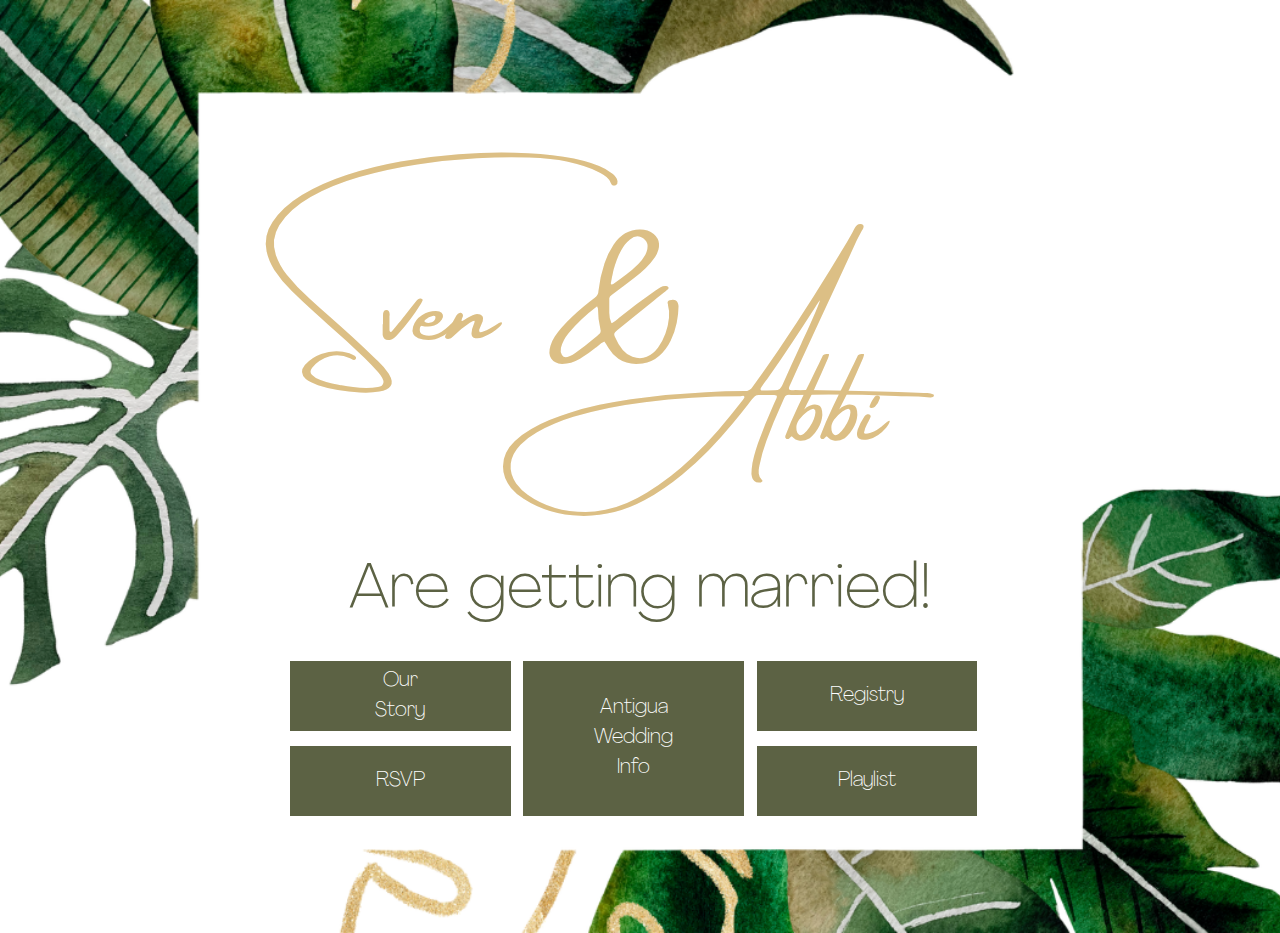
<file: index.html>
<!DOCTYPE html>
<html>
  <head>
    <meta charset="UTF-8" />
    <meta name="viewport" content="width=device-width, initial-scale=1.0">

    <link rel='stylesheet' href='css/global.css' type='text/css' media='all' />
    <link rel='stylesheet' href='css/home.css' type='text/css' media='all' />

    <title>Home | Abbi & Sven Are Getting Married!</title>
  </head>
  <body>
    <div class='page'>
      <div class='contents'>
        <div class='home_title'>
          <h1 class='sven'>Sven &</h1>
          <h1 class='abbi'>Abbi</h1>
        </div>
        <h2>Are getting married!</h2>
        <div class='menu'>
          <a class='item' href='/story.html'>Our Story</a>
          <a class='item' href='/rsvp.html'>RSVP</a>
          <a class='item tall' href='/wedding'>Antigua Wedding Info</a>
          <a class='item' href='/registry.html'>Registry</a>
          <a class='item' href='/playlist.html'>Playlist</a>
        </div>
      </div>
    </div>
  </body>
</html>
</file>
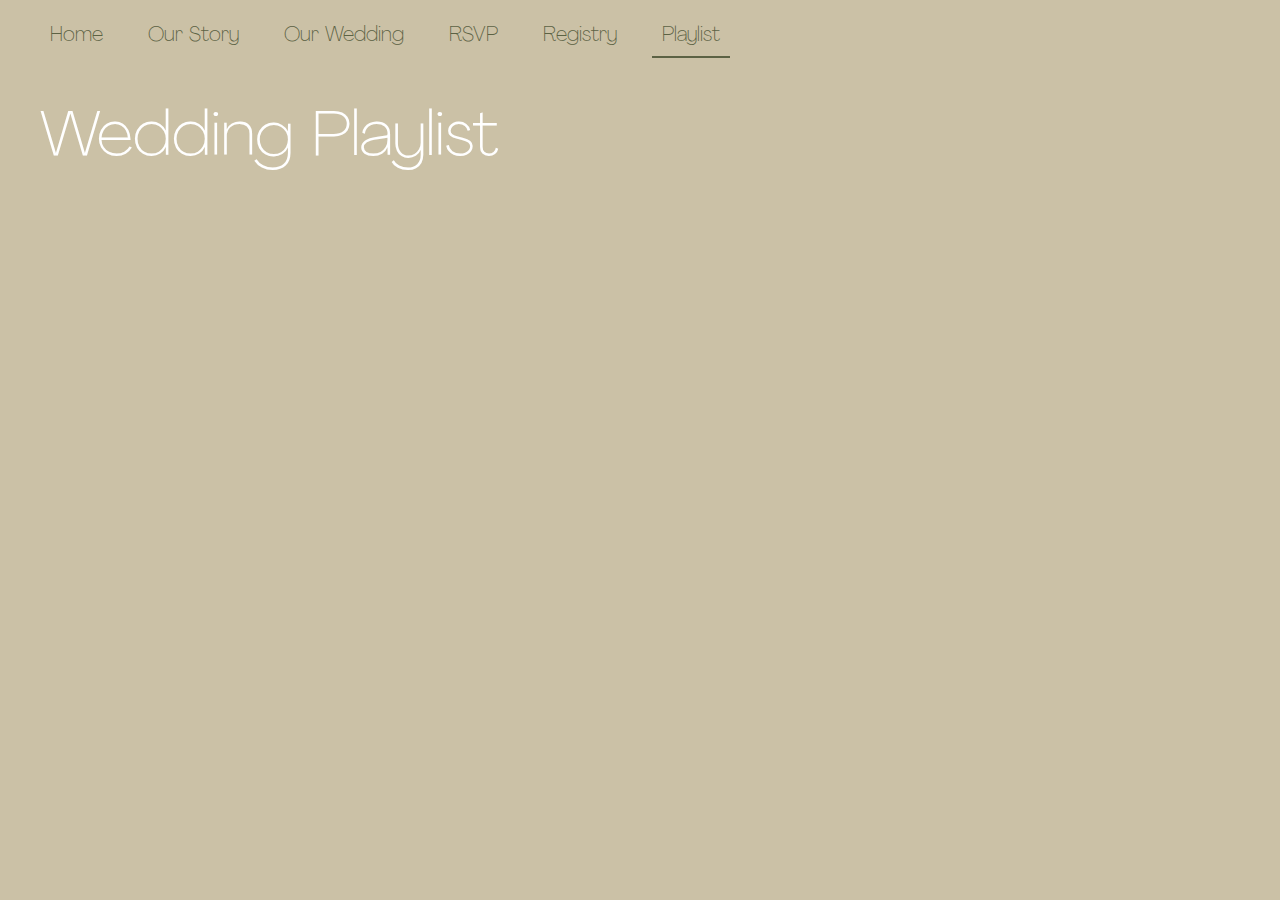
<file: playlist.html>
<!DOCTYPE html>
<html>
  <head>
    <meta charset="UTF-8" />
    <meta name="viewport" content="width=device-width, initial-scale=1.0">

    <link rel='stylesheet' href='css/global.css' type='text/css' media='all' />
    <link rel='stylesheet' href='css/playlist.css' type='text/css' media='all' />

    <title>Wedding Playlist | Abbi & Sven Are Getting Married!</title>
  </head>
  <body>
    <div class='page'>
      <div id='main_menu' class='main_menu'>
        <a class='close'>
          <span onclick="closeMenu()">x</span>
        </a>
        <a href='/index.html'>Home</a>
        <a href='/story.html'>Our Story</a>
        <a href='/wedding'>Our Wedding</a>
        <a href='/rsvp.html'>RSVP</a>
        <a href='/registry.html'>Registry</a>
        <a class='active' href='/playlist.html'>Playlist</a>
      </div>
      <div id='mobile_menu'>
        <img onclick="openMenu()" src='/media/hamburger.png' />
      </div>
      <div class='contents'>
        <h1 class='title'>Wedding Playlist</h1>
        <div class='playlist'>
          <iframe style="border-radius:12px" src="https://open.spotify.com/embed/playlist/5v8S47LO3ObPL2YAVXw2nF?utm_source=generator&theme=0" width="100%" height="600" frameBorder="0" allowfullscreen="" allow="autoplay; clipboard-write; encrypted-media; fullscreen; picture-in-picture" loading="lazy"></iframe>
        </div>
      </div>
    </div>
    <script type='text/javascript' src='js/actions.js'></script>
  </body>
</html>
</file>
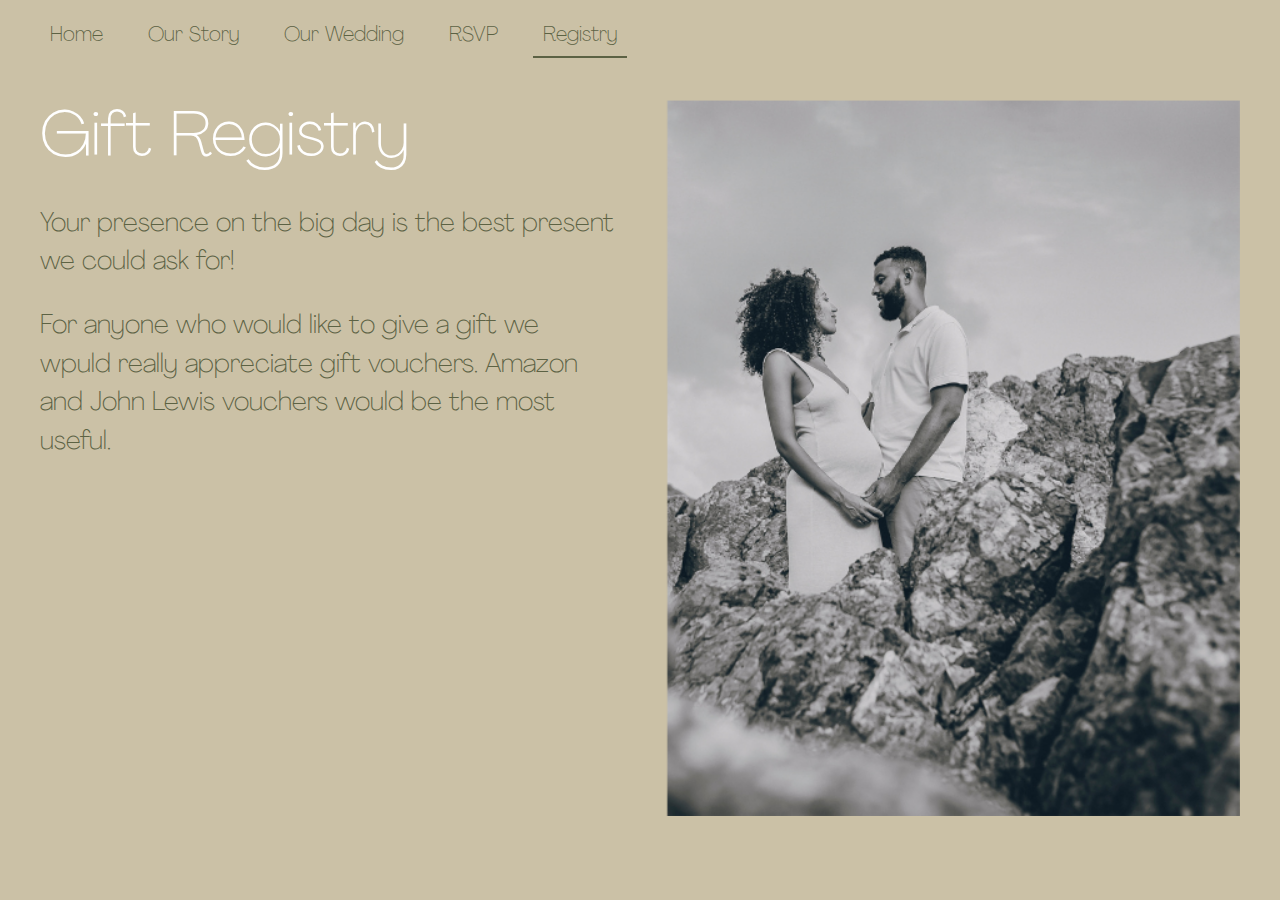
<file: registry.html>
<!DOCTYPE html>
<html>
  <head>
    <meta charset="UTF-8" />
    <meta name="viewport" content="width=device-width, initial-scale=1.0">

    <link rel='stylesheet' href='css/global.css' type='text/css' media='all' />
    <link rel='stylesheet' href='css/registry.css' type='text/css' media='all' />

    <title>Gift Registry | Abbi & Sven Are Getting Married!</title>
  </head>
  <body>
    <div class='page'>
      <div id='main_menu' class='main_menu'>
        <a class='close'>
          <span onclick="closeMenu()">x</span>
        </a>
        <a href='/index.html'>Home</a>
        <a href='/story.html'>Our Story</a>
        <a href='/wedding'>Our Wedding</a>
        <a href='/rsvp.html'>RSVP</a>
        <a class='active' href='/registry.html'>Registry</a>
      </div>
      <div id='mobile_menu'>
        <img onclick="openMenu()" src='/media/hamburger.png' />
      </div>
      <div class='contents'>
        <div class='column'>
          <h1 class='title'>Gift Registry</h1>
          <div class='text'>
            <p>
              Your presence on the big day is the best present we could ask for!
            </p>
            <p>
              For anyone who would like to give a gift we wpuld really appreciate gift vouchers.
	      Amazon and John Lewis vouchers would be the most useful.
            </p>
          </div>
        </div>
        <div class='column'>
          <img src='media/registry.png' alt='registry' />
        </div>
      </div>
    </div>
    <script type='text/javascript' src='js/actions.js'></script>
  </body>
</html>
</file>
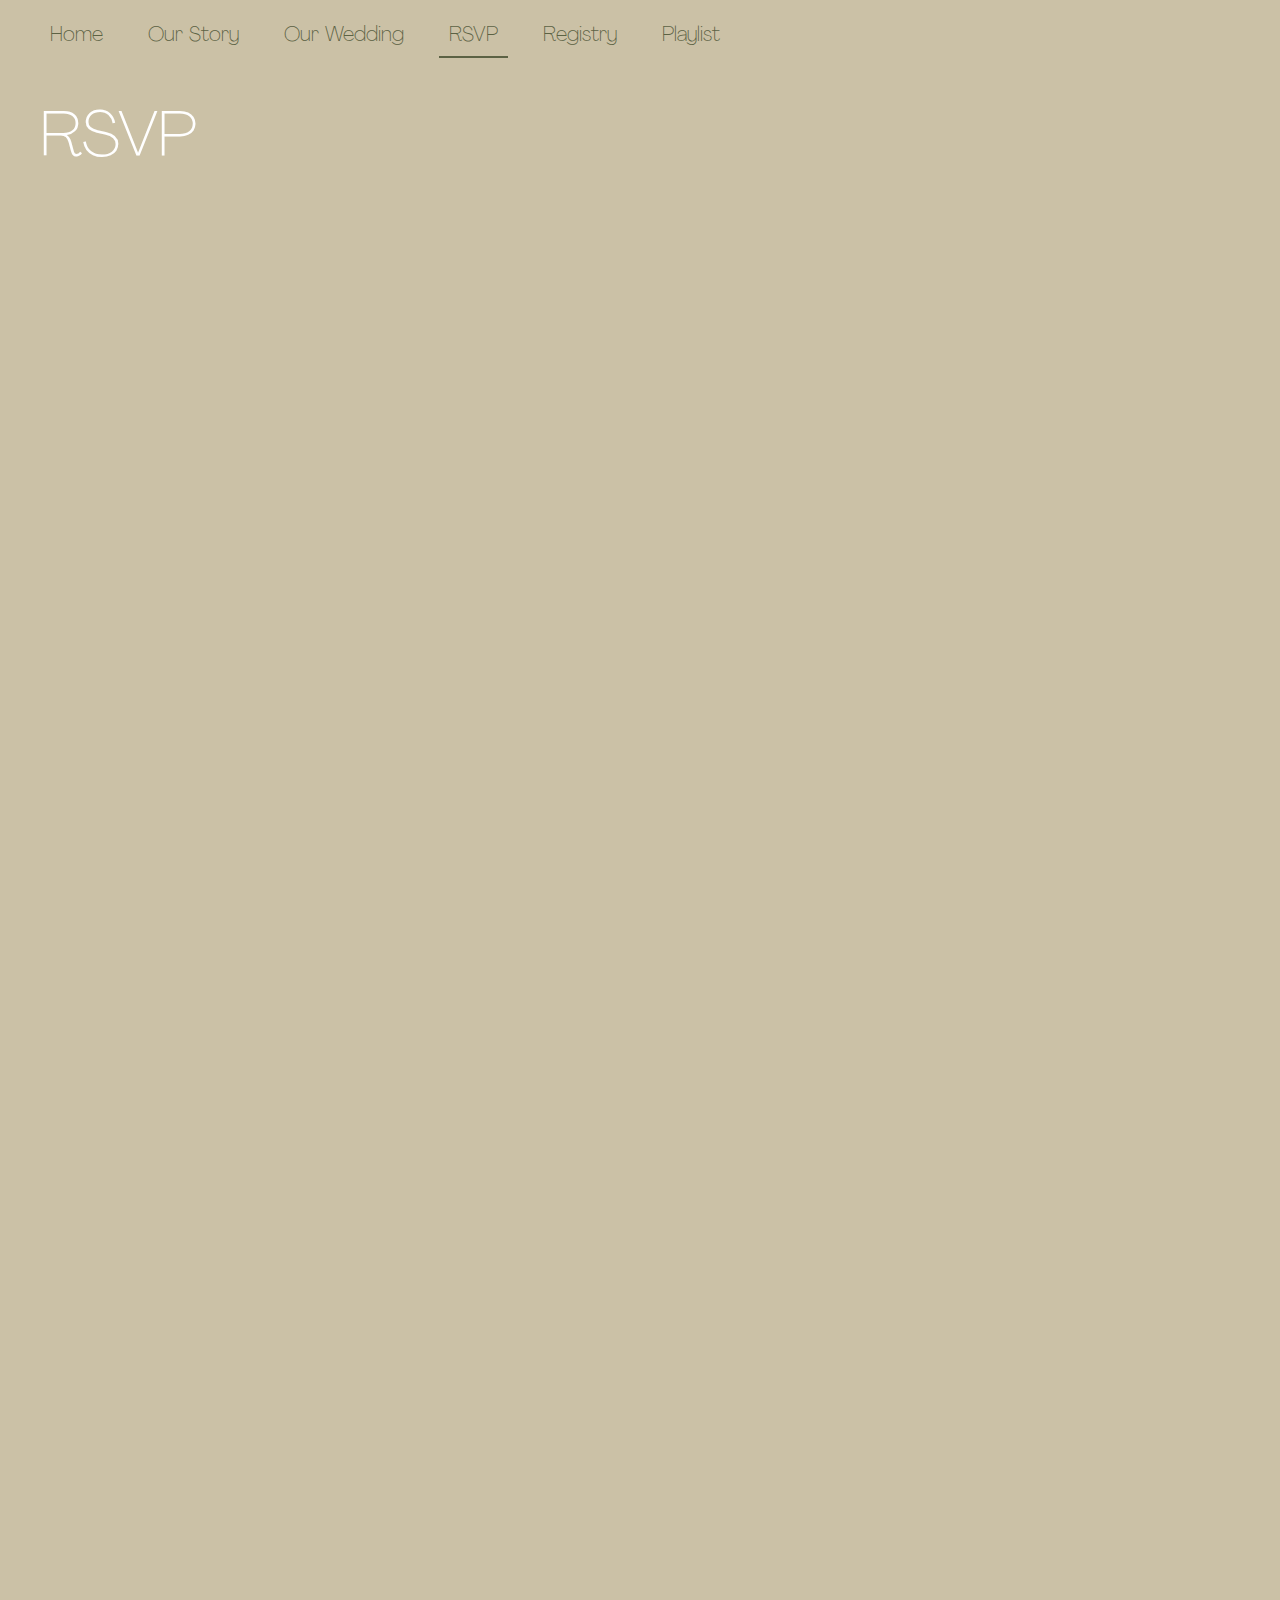
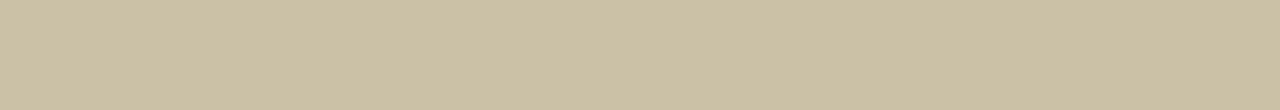
<file: rsvp.html>
<!DOCTYPE html>
<html>
  <head>
    <meta charset="UTF-8" />
    <meta name="viewport" content="width=device-width, initial-scale=1.0">

    <link rel='stylesheet' href='css/global.css' type='text/css' media='all' />
    <link rel='stylesheet' href='css/rsvp.css' type='text/css' media='all' />

    <title>RSVP | Abbi & Sven Are Getting Married!</title>
  </head>
  <body>
    <div class='page'>
      <div id='main_menu' class='main_menu'>
        <a class='close'>
          <span onclick="closeMenu()">x</span>
        </a>
        <a href='/index.html'>Home</a>
        <a href='/story.html'>Our Story</a>
        <a href='/wedding'>Our Wedding</a>
        <a class='active' href='/rsvp.html'>RSVP</a>
        <a href='/registry.html'>Registry</a>
        <a href='/playlist.html'>Playlist</a>
      </div>
      <div id='mobile_menu'>
        <img onclick="openMenu()" src='/media/hamburger.png' />
      </div>
      <div class='contents'>
        <h1 class='title'>RSVP</h1>
        <div class='form'>
          <iframe src="https://docs.google.com/forms/d/e/1FAIpQLSeAOyCla3r5uMNToJqRxM-C_9kxGBequgQiSRVjE0NDKzOEmQ/viewform?embedded=true"
            width="640" height="1500" frameborder="0" marginheight="0" marginwidth="0">Loading…</iframe>
        </div>
      </div>
    </div>
    <script type='text/javascript' src='js/actions.js'></script>
  </body>
</html>
</file>
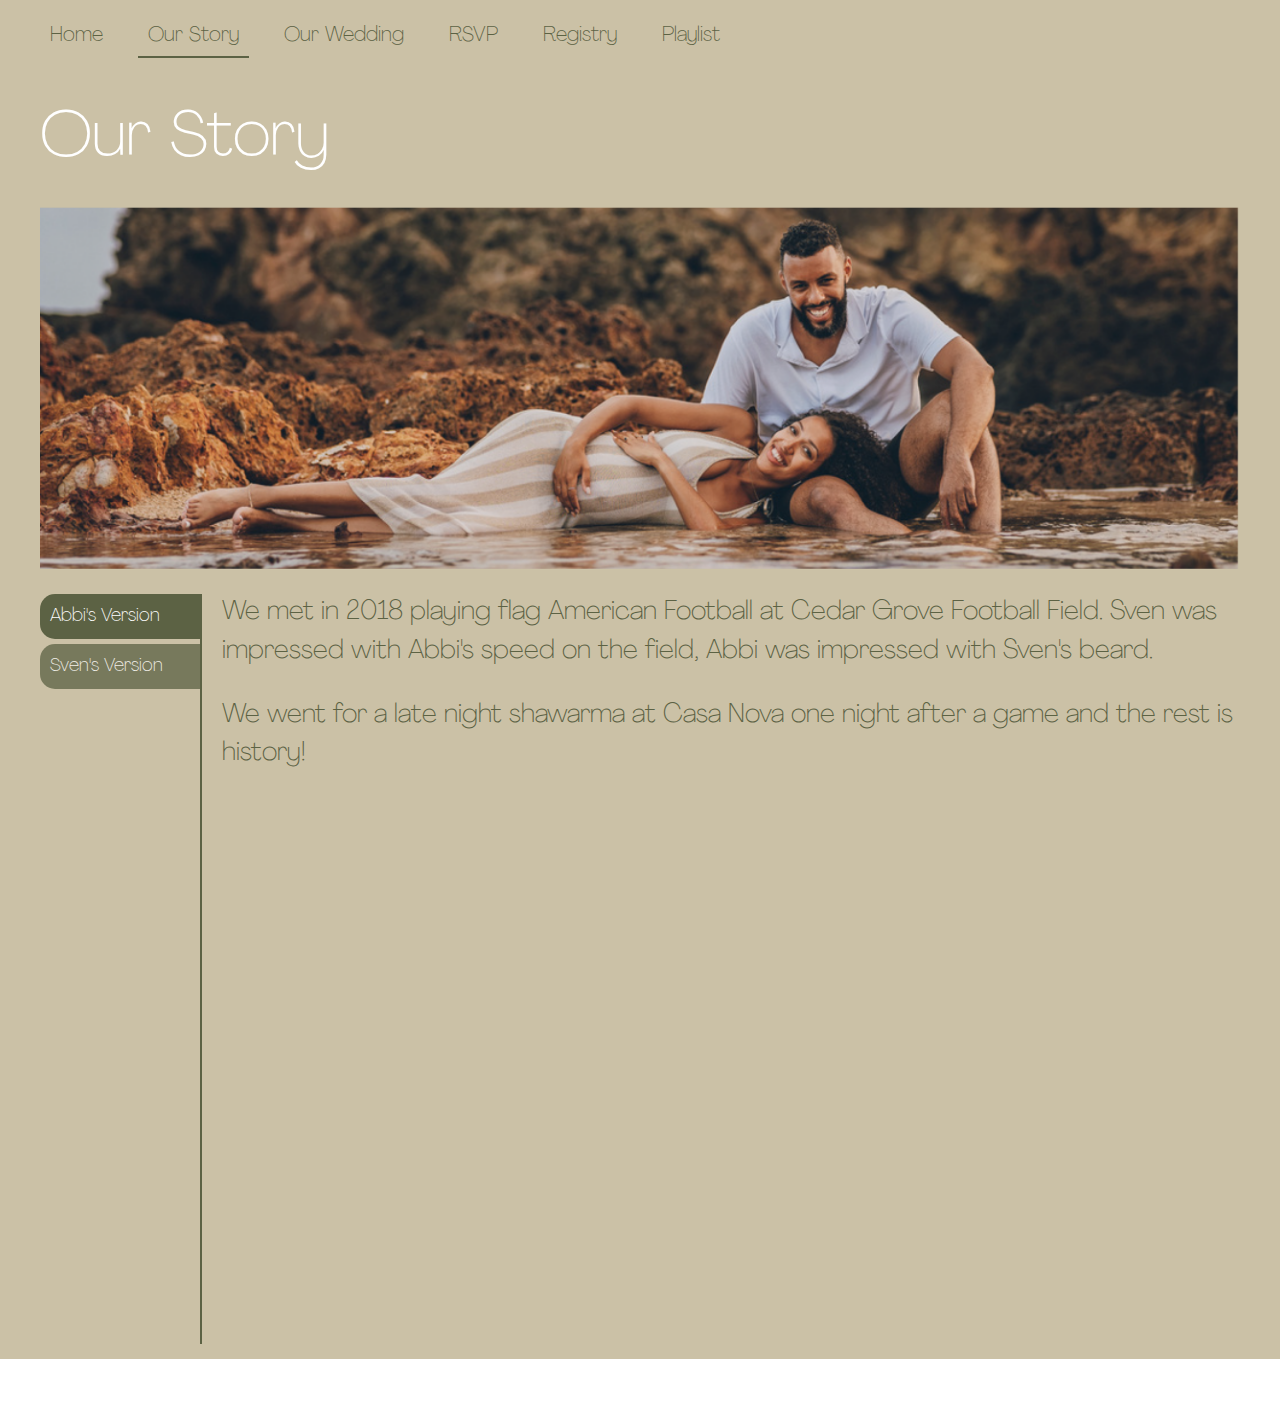
<file: story.html>
<!DOCTYPE html>
<html>
  <head>
    <meta charset="UTF-8" />
    <meta name="viewport" content="width=device-width, initial-scale=1.0">

    <link rel='stylesheet' href='css/global.css' type='text/css' media='all' />
    <link rel='stylesheet' href='css/story.css' type='text/css' media='all' />

    <title>Our Story | Abbi & Sven Are Getting Married!</title>
  </head>
  <body>
    <div class='page'>
      <div id='main_menu' class='main_menu'>
        <a class='close'>
          <span onclick="closeMenu()">x</span>
        </a>
        <a href='/index.html'>Home</a>
        <a class='active' href='/story.html'>Our Story</a>
        <a href='/wedding'>Our Wedding</a>
        <a href='/rsvp.html'>RSVP</a>
        <a href='/registry.html'>Registry</a>
        <a href='/playlist.html'>Playlist</a>
      </div>
      <div id='mobile_menu'>
        <img onclick="openMenu()" src='/media/hamburger.png' />
      </div>
      <div class='contents'>
        <h1 class='title'>Our Story</h1>
        <img class='banner' src='media/story.png' alt='our_story' />
        <div class='versions'>
          <div id='abbi' class='tab active' onclick="switchStory('abbi')">Abbi's Version</div>
          <div id='sven' class='tab' onclick="switchStory('sven')">Sven's Version</div>
        </div>
        <div class='story'>
          <div id='abbi_text' class='text active'>
            <p>
              We met in 2018 playing flag American Football at Cedar Grove
              Football Field. Sven was impressed with Abbi's speed on the field,
              Abbi was impressed with Sven's beard.
            </p>
            <p>
              We went for a late night shawarma at Casa Nova one night after a
              game and the rest is history!
            </p>
          </div>
          <div id='sven_text' class='text'>
            <p>
              Sven and Abbi met at Cedar Grover Playing field one night, when
              they both arrived for a game of Flag Football. After brief
              introductions, Sven thought he'd impress Abbi by placing her
              strong but unusual accent. "Are you from Newcastle?" he
              confidently guessed.
            </p>
            <p>
              So enamoured with Sven's charm and boyish good looks was Abbi,
              that she humoured him even though he was miles off: "No Hull,
              but you're close!"
            </p>
            <p>
              Sven and Abbi played a few games of flag football together over
              the following weeks, where despite her impressive speed, Abbi
              could not have caught a cold, let alone the ball.
            </p>
            <p>
              After games would wrap up Abbi would often detail her extensive
              hunger to Sven. Thinking 10PM an odd time to eat, but always
              ready to help, Sven would direct her to late-night eateries
              around the island.
            </p>
            <p>
              Sven, not being the most perceptive of people, didn't realise that
              it was not food, but his company that Abbi was hungry for. Seeing
              that subtlety was not the route to Sven's heart, Abbi eventually
              asked him to join her for a bite and chat after a game.
            </p>
            <p>
              Dumbfounded by the offer, Sven quickly accepted and followed Abbi
              to a nearby restaurant for their first date where they talked well
              into the night. The rest is history...
            </p>
          </div>
        </div>
      </div>
    </div>
    <script type='text/javascript'>
      function switchStory(name){
        let tabs = document.getElementsByClassName("tab")
        for(let tab of tabs){
          tab.classList.remove("active")
          document.getElementById(`${tab.id}_text`).classList.remove('active')
          if(tab.id == name){
            tab.classList.add("active")
            document.getElementById(`${name}_text`).classList.add('active')
          }
        }
      }
    </script>
    <script type='text/javascript' src='js/actions.js'></script>
  </body>
</html>
</file>
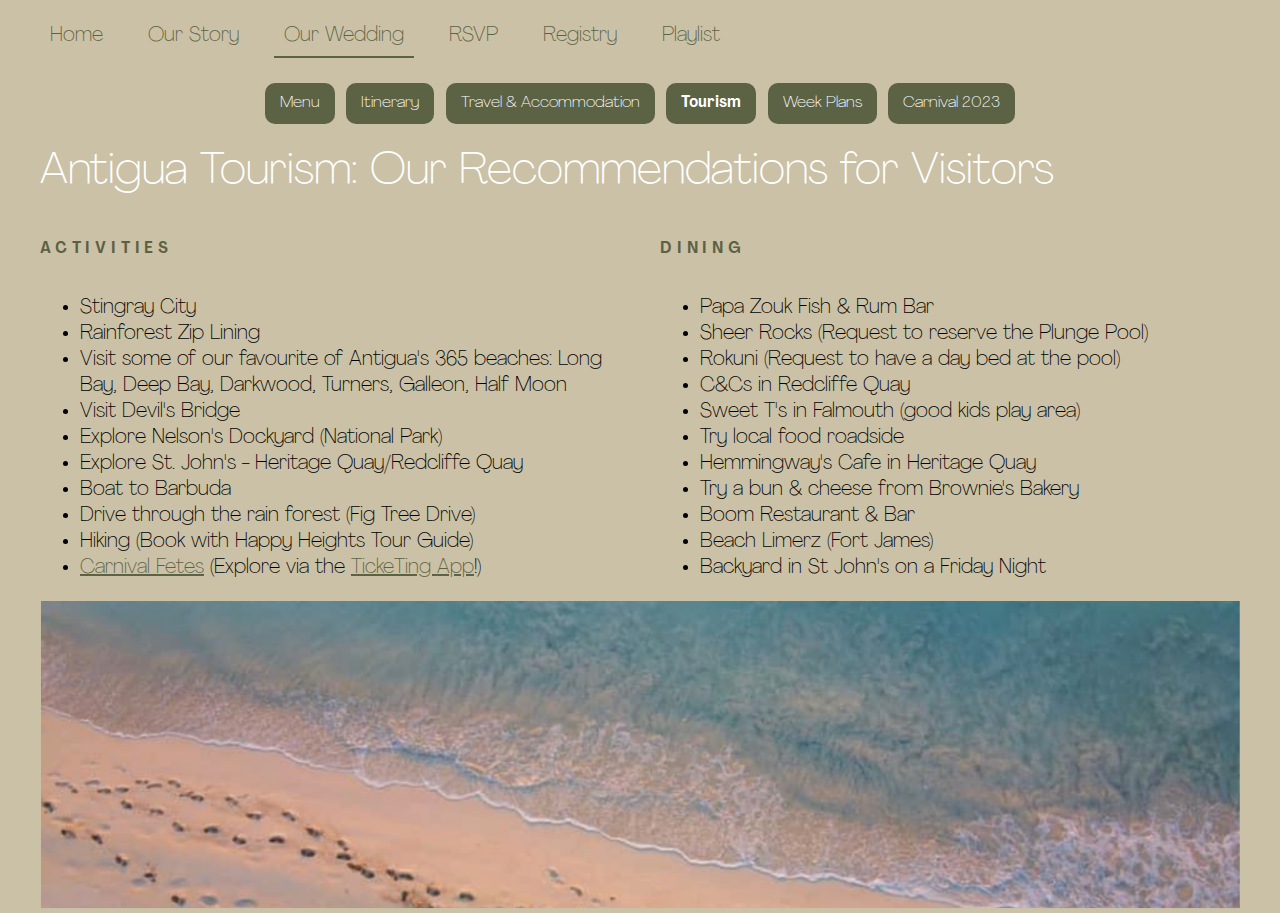
<file: wedding/tourism.html>
<!DOCTYPE html>
<html>
  <head>
    <meta charset="UTF-8" />
    <meta name="viewport" content="width=device-width, initial-scale=1.0">

    <link rel='stylesheet' href='/css/global.css' type='text/css' media='all' />
    <link rel='stylesheet' href='/css/wedding/tourism.css' type='text/css' media='all' />

    <title>Antigua Tourism | Our Wedding | Abbi & Sven Are Getting Married!</title>
  </head>
  <body>
    <div class='page'>
      <div id='main_menu' class='main_menu'>
        <a class='close'>
          <span onclick="closeMenu()">x</span>
        </a>
        <a href='/index.html'>Home</a>
        <a href='/story.html'>Our Story</a>
        <a class='active' href='/wedding'>Our Wedding</a>
        <a href='/rsvp.html'>RSVP</a>
        <a href='/registry.html'>Registry</a>
        <a href='/playlist.html'>Playlist</a>
      </div>
      <div id='mobile_menu'>
        <img onclick="openMenu()" src='/media/hamburger.png' />
      </div>
      <div class='wedding_menu'>
        <a href='/wedding/menu.html'>Menu</a>
        <a href='/wedding/itinerary.html'>Itinerary</a>
        <a href='/wedding/travel.html'>Travel & Accommodation</a>
        <a class='active' href='/wedding/tourism.html'>Tourism</a>
        <a href='/wedding/plans.html'>Week Plans</a>
        <a href='/wedding/carnival.html'>Carnival 2023</a>
      </div>
      <div class='contents'>
        <h1 class='title'>Antigua Tourism: Our Recommendations for Visitors</h1>
        <div class='columns'>
          <div class='column'>
            <h2 class='heading'>Activities</h2>
            <ul>
              <li>Stingray City</li>
              <li>Rainforest Zip Lining</li>
              <li>Visit some of our favourite of Antigua's 365 beaches: Long Bay, Deep Bay, Darkwood, Turners, Galleon, Half Moon</li>
              <li>Visit Devil's Bridge</li>
              <li>Explore Nelson's Dockyard (National Park)</li>
              <li>Explore St. John's - Heritage Quay/Redcliffe Quay</li>
              <li>Boat to Barbuda</li>
              <li>Drive through the rain forest (Fig Tree Drive)</li>
              <li>Hiking (Book with Happy Heights Tour Guide)</li>
              <li><a href='/wedding/carnival.html'>Carnival Fetes</a> (Explore via the <a target='_blank' href='https://download.ticketingevents.com'>TickeTing App</a>!)</li>
            </ul>
          </div>
          <div class='column'>
            <h2 class='heading'>Dining</h2>
            <ul>
              <li>Papa Zouk Fish & Rum Bar</li>
              <li>Sheer Rocks (Request to reserve the Plunge Pool)</li>
              <li>Rokuni (Request to have a day bed at the pool)</li>
              <li>C&Cs in Redcliffe Quay</li>
              <li>Sweet T's in Falmouth (good kids play area)</li>
              <li>Try local food roadside</li>
              <li>Hemmingway's Cafe in Heritage Quay</li>
              <li>Try a bun & cheese from Brownie's Bakery</li>
              <li>Boom Restaurant & Bar</li>
              <li>Beach Limerz (Fort James)</li>
              <li>Backyard in St John's on a Friday Night</li>
            </ul>
          </div>
        </div>
        <div class='footer'>
          <img src='../media/tourism.png' alt='our_story' />
        </div>
      </div>
    </div>
    <script type='text/javascript' src='../js/actions.js'></script>
  </body>
</html>
</file>
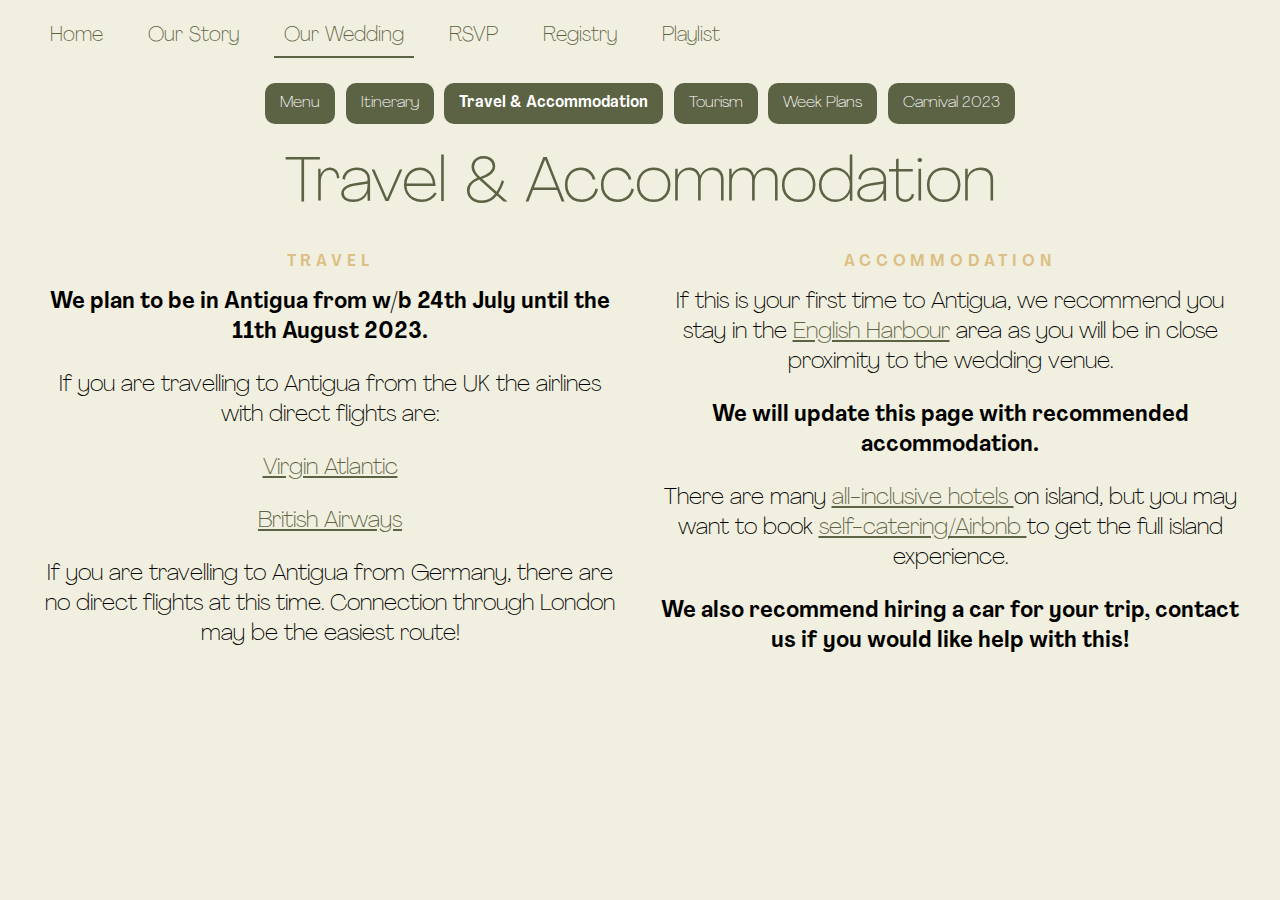
<file: wedding/travel.html>
<!DOCTYPE html>
<html>
  <head>
    <meta charset="UTF-8" />
    <meta name="viewport" content="width=device-width, initial-scale=1.0">

    <link rel='stylesheet' href='/css/global.css' type='text/css' media='all' />
    <link rel='stylesheet' href='/css/wedding/travel.css' type='text/css' media='all' />

    <title>Travel & Accommodation | Our Wedding | Abbi & Sven Are Getting Married!</title>
  </head>
  <body>
    <div class='page'>
      <div id='main_menu' class='main_menu'>
        <a class='close'>
          <span onclick="closeMenu()">x</span>
        </a>
        <a href='/index.html'>Home</a>
        <a href='/story.html'>Our Story</a>
        <a class='active' href='/wedding'>Our Wedding</a>
        <a href='/rsvp.html'>RSVP</a>
        <a href='/registry.html'>Registry</a>
        <a href='/playlist.html'>Playlist</a>
      </div>
      <div id='mobile_menu'>
        <img onclick="openMenu()" src='/media/hamburger.png' />
      </div>
      <div class='wedding_menu'>
        <a href='/wedding/menu.html'>Menu</a>
        <a href='/wedding/itinerary.html'>Itinerary</a>
        <a class='active' href='/wedding/travel.html'>Travel & Accommodation</a>
        <a href='/wedding/tourism.html'>Tourism</a>
        <a href='/wedding/plans.html'>Week Plans</a>
        <a href='/wedding/carnival.html'>Carnival 2023</a>
      </div>
      <div class='contents'>
        <h1 class='title'>Travel & Accommodation</h1>
        <div class='columns'>
          <div class='column'>
            <div class='heading'>Travel</div>
            <p class='bold'>
              We plan to be in Antigua from w/b 24th July until the 11th August
              2023.
            </p>
            <p>
              If you are travelling to Antigua from the UK the  airlines with
              direct flights are:
            </p>
            <p>
              <a href='https://tinyurl.com/3y86hya8' target='_blank'>
                Virgin Atlantic
              </a>
            </p>
            <p>
              <a href='https://tinyurl.com/mwn5hbpb' target='_blank'>
                British Airways
              </a>
            </p>
            <p>
              If you are travelling to Antigua from Germany, there are no direct
              flights at this time. Connection through London may be the easiest
              route!
            </p>
          </div>
          <div class='column'>
            <div class='heading'>Accommodation</div>
            <p>
              If this is your first time to Antigua, we recommend you stay in the
              <a href='https://goo.gl/maps/axVW6FjJCvD21csD6' target='_blank'>
                English Harbour</a>
              area as you will be in close proximity to the wedding venue.
            </p>
            <p class='bold'>
              We will update this page with recommended accommodation.
            </p>
            <p>
              There are many
              <a href='https://tinyurl.com/4nt3vfnv' target='_blank'>
                all-inclusive hotels
              </a>
              on island, but you may want to book
              <a href='https://tinyurl.com/yeyuxuux' target='_blank'>
                self-catering/Airbnb
              </a>
              to get the full island experience.
            </p>
            <p class='bold'>
              We also recommend hiring a car for your trip, contact us if you
              would like help with this!
            </p>
          </div>
        </div>
      </div>
    </div>
    <script type='text/javascript' src='../js/actions.js'></script>
  </body>
</html>
</file>
<file: css/global.css>
@font-face{
  font-family: 'Amsterdam Four';
  src: url('../fonts/Amsterdam_Four_ttf_400.ttf');
}

@font-face{
  font-family: 'Agrandir';
  src: url('../fonts/Agrandir-Thin.ttf');
}

@font-face{
  font-family: 'Agrandir Bold';
  src: url('../fonts/Agrandir-Bold.otf');
}

*{
  box-sizing: border-box;
}

body{
  margin: 0px;
  padding: 0px;
  font-size: 16px;
}

a{
  color: #5C6244;
}

.page{
  width: 100%;
  min-height: 100vh;
  padding:0px 15px;
}

.main_menu{
  width: 1200px;
  max-width: 100%;
  margin:0 auto;
  padding:15px 0px;
  display: flex;
  margin-bottom: 25px;
}

.main_menu a{
  color: #5C6244;
  text-decoration: none;
  display: block;
  padding: 7.5px 10px;
  font-size:1.25em;
  font-family: 'Agrandir', sans-serif;
  margin-right: 25px;
  transition:border-bottom 0.5s;
  border-bottom:2px solid rgba(0,0,0,0);
}

.main_menu a.close{
  display: none;
  font-family: 'Agrandir Bold', sans-serif;
}

.main_menu a:hover,
.main_menu a.active{
  border-bottom:2px solid #5C6244;
}

#mobile_menu{
  display: none;
  text-align: right;
  width: 100%;
  padding: 20px 0px;
}

.wedding_menu{
  margin:0 auto;
  display: flex;
  justify-content: space-between;
  width: 750px;
  margin-bottom: 20px;
}

.wedding_menu a{
  font-family: 'Agrandir', sans-serif;
  color: #FFFFFF;
  background-color: #5C6244;
  text-decoration: none;
  padding:10px 15px;
  border-radius: 10px;
}

.wedding_menu a:hover{
  border-bottom: 0px;
  opacity: 0.75;
  transition: 0.2s;
}

.wedding_menu a.active{
  font-family: 'Agrandir Bold', sans-serif;
}

.column{
  width: calc(50% - 25px);
  display: flex;
  flex-direction: column;
}

.title{
  color: #FFFFFF;
  margin: 0px;
  font-weight: normal;
  font-family: 'Agrandir', sans-serif;
  font-size: 4em;
  margin-bottom: 25px;
}

.text{
  font-family: 'Agrandir', sans-serif;
  font-size: 1.6em;
  line-height: 1.5em;
  color: #5C6244;
}

.text p{
  margin-top: 0px;
}

.text p.smaller{
  font-size: 0.85em;
}

.button{
  color: #FFFFFF;
  background-color: #5C6244;
  text-decoration: none;
  text-align: center;
  display: block;
  padding: 15px 0px;
  font-size:1.25em;
  font-family: 'Agrandir', sans-serif;
  transition: 0.2s;
}

.button:hover{
  opacity: 0.75;
}

.tiles{
  display: flex;
  flex-wrap: wrap;
  justify-content: space-between;
  width: 1200px;
  max-width: 100%;
  margin-top: 75px;
}

.tile{
  width: calc(33% - 50px);
  font-family: 'Agrandir', sans-serif;
  display: flex;
  flex-direction: column;
  margin-bottom: 50px;
  text-align: center;
}

.tile.feature{
  width: 66%;
  padding-top: 50px;
  font-size: 1.4em;
}

.tile .heading{
  text-transform: uppercase;
  font-family: 'Agrandir Bold', sans-serif;
  color: #5C6244;
  margin-bottom: 10px;
  font-size: 1em;
  letter-spacing: 0.3em;
}

.tile .info{
  font-size: 1.5em;
}

.tile .submenu{
  padding: 0px;
  margin: 0px auto;
  list-style: none;
  text-align: left;
  width: 250px;
  margin-top: 10px;
}

.tile .submenu li{
  margin-bottom: 10px;
}

.tile .submenu li a{
  text-decoration: none;
  color: #5C6244;
  border-bottom:2px solid #F1EFDF;
  transition-duration: 0.5s;
  padding-bottom: 5px;
}

.tile .submenu li a:hover{
  border-bottom:2px solid #5C6244;
}

@media only screen and (max-width: 800px) {
  .page{
    width: 100%;
    overflow-x: hidden;
    position: relative;
  }

  .main_menu{
    flex-direction: column;
    background-color: #5C6244;
    width: 275px;
    max-width: 100%;
    position: absolute;
    top: 0px;
    right: -275px;
    z-index: 9999;
    height: 100vh;
    padding: 0px;
    transition-duration: 0.5s;
    margin-bottom: 0px;
  }

  .main_menu.active{
    right: 0px;
    transition-duration: 0.5s;
  }

  .main_menu a{
    color: #FFFFFF;
    border-bottom: 1px solid #FFFFFF;
    padding: 20px;
    margin-left: 25px;
    margin-right: 25px;
    text-align: center;
    outline: none;
  }

  .main_menu a.close{
    display: block;
    border-bottom: 0px !important;
    text-align: right;
    padding-bottom: 0px;
    margin: 0px;
  }

  .main_menu a:hover,
  .main_menu a.active{
    border-bottom: 1px solid #FFFFFF;
  }

  #mobile_menu{
    display: block;
  }

  #mobile_menu img{
    width: 25px;
  }

  .contents{
    width: 100%;
    flex-wrap: wrap;
  }

  .column{
    width: 100%;
  }

  .title{
    font-size: 3.5em;
  }

  .tiles{
    margin-top: 40px;
  }

  .tile{
    width: 100%;
  }

  .tile.feature{
    width: 100%;
    padding-top: 0px;
    font-size: 1.25em;
  }

  .wedding_menu{
    display: flex;
    flex-direction: column;
    width: 100%;
    margin-top: 0px;
  }

  .wedding_menu a{
    margin-bottom: 10px;
    text-align: center;
  }
}
</file>
<file: css/home.css>
.page{
  background-image: url('../media/home_bg.png');
  background-position: center center;
  background-repeat: no-repeat;
  background-size: 1575px 100%;
  display: flex;
  justify-content: center;
}

.contents{
  padding: 100px 115px;
}

.home_title{
  width: 600px;
  height: 450px;
  position: relative;
}

h1{
  font-family: 'Amsterdam Four', sans-serif;
  font-weight: lighter;
  color: #DCBF85;
  margin: 0px;
  padding: 0px;
  font-size: 8em;
}

h2{
  color: #5C6244;
  font-size: 4em;
  font-family: 'Agrandir', sans-serif;
  font-weight: lighter;
  text-align: center;
  margin: 0px;
  padding: 0px;
}

.abbi{
  position: absolute;
  top: 100px;
  right: 5px;
}

.menu{
  width: 700px;
  height: 175px;
  display: flex;
  flex-direction: column;
  flex-wrap: wrap;
  justify-content: center;
  margin-top: 25px;
  font-family: 'Agrandir', sans-serif;
  font-size: 1.25em;
}

.item{
  background-color: #5C6244;
  width: calc(33.3% - 12.5px);
  height: 70px;
  margin-bottom: 15px;
  padding:0px 65px;
  display: flex;
  justify-content: center;
  align-items: center;
  color: #FFFFFF;
  text-decoration: none;
  text-align: center;
  line-height:1.5em;
  transition:opacity 1s;
}

.item.tall{
  height: 155px;
}

.item:hover{
  opacity: 0.75;
}

@media only screen and (max-width: 800px) {
  .contents{
    padding: 15px;
  }

  .home_title{
    margin-top: 75px;
    width: 350px;
    max-width: 100%;
    height: 300px;
    padding: 0px 25px;
  }

  .abbi{
    right: 30px;
    top: 75px;
  }

  h1{
    font-size: 4.5em;
  }

  h2{
    font-size: 3em;
    margin-bottom: 0px;
  }

  .menu{
    width: 100%;
    height: 400px;
    margin-top: 0px;
  }

  .item{
    width: 100%;
  }

  .item.tall{
    height: 70px;
  }
}
</file>
<file: css/playlist.css>
.page{
  background-color: #CBC1A6;
}

.contents{
  width: 1200px;
  max-width: 100%;
  margin: 0 auto;
}

img{
  width: 100%;
}

.playlist{
	margin-left: -30px;
	padding: 10px 25px;
}

@media only screen and (max-width: 800px) {
  .page{
    padding: 0px;
  }

  #mobile_menu{
    padding-left: 15px;
    padding-right: 15px;
  }

  .title{
    margin-bottom: 0px;
    padding: 0px 15px;
    line-height: 1em;
  }

  .playlist{
    margin-left: 0px;
    padding: 15px;
  }

  .playlist iframe{
    width: 100%;
    height: 2000px;
  }
}
</file>
<file: css/registry.css>
.page{
  background-color: #CBC1A6;
}

.contents{
  display: flex;
  justify-content: space-between;
  width: 1200px;
  max-width: 100%;
  margin: 0 auto;
}

.column .button{
  justify-self: flex-end;
}

img{
  width: 100%;
}

@media only screen and (max-width: 800px) {
  .column .button{
    margin-bottom: 15px;
  }
}
</file>
<file: css/rsvp.css>
.page{
  background-color: #CBC1A6;
}

.contents{
  width: 1200px;
  max-width: 100%;
  margin: 0 auto;
}

img{
  width: 100%;
}

.form{
  margin-left: -30px;
}

@media only screen and (max-width: 800px) {
  .page{
    padding: 0px;
  }

  #mobile_menu{
    padding-left: 15px;
    padding-right: 15px;
  }

  .title{
    margin-bottom: 0px;
    padding: 0px 15px;
    line-height: 1em;
  }

  .form{
    margin-left: 0px;
  }

  .form iframe{
    width: 100%;
    height: 2000px;
  }
}
</file>
<file: css/story.css>
.page{
  background-color: #CBC1A6;
}

.contents{
  display: flex;
  flex-wrap: wrap;
  width: 1200px;
  max-width: 100%;
  margin: 0 auto;
}

.title{
  width: 100%;
}

.versions{
  width: 160px;
  display: flex;
  flex-direction: column;
}

.versions .tab{
  background-color: #5C6244;
  color: #FFFFFF;
  font-family: 'Agrandir', sans-serif;
  padding: 10px;
  margin-bottom: 5px;
  border-top-left-radius: 15px;
  border-bottom-left-radius: 15px;
  cursor: pointer;
  opacity: 0.75;
  font-size: 1.15em;
}

.versions .tab:hover,
.versions .tab.active{
  opacity: 1;
  transition-duration: 0.2s;
}

.story{
  position: relative;
  width: calc(100% - 160px);
  min-height: 750px;
  border-left:2px solid #5C6244;
  margin-bottom: 15px;
}

.text{
  opacity: 0;
  position: absolute;
  top: 0;
  left: 0;
  padding-left: 20px;
}

.text.active{
  opacity: 1;
  transition-duration: 0.5s;
}

.banner{
  width: 100%;
  margin-bottom: 25px;
}

@media only screen and (max-width: 800px) {
  .title{
    width: 100%;
    margin-top: 0px;
  }

  .versions{
    flex-direction: row;
    width: 100%;
    justify-content: space-between;
  }

  .versions .tab{
    width: calc(50% - 5px);
    border-bottom-left-radius: 0px;
    border-top-right-radius: 10px;
    margin-bottom: 0px;
    text-align: center;
  }

  .story{
    border-top:2px solid #5C6244;
    border-left: 0px;
    width: 100%;
  }

  .text{
    padding: 15px 0px;
    font-size: 1.25em;
  }
}
</file>
<file: css/wedding/tourism.css>
.page{
  background-color: #CBC1A6;
}

.title{
  font-size: 2.75em;
}

.contents{
  width: 1200px;
  max-width: 100%;
  margin: 0 auto;
}

.columns{
  display: flex;
  justify-content: space-between;
  flex-wrap: wrap;
}

.heading{
  color: #5B6244;
  font-family: 'Agrandir Bold', sans-serif;
  text-transform: uppercase;
  margin-bottom: 15px;
  font-size: 1em;
  letter-spacing: 0.3em;
}

.column{
  width: calc(50% - 20px);
}

ul{
  font-family: 'Agrandir', sans-serif;
  font-size: 1.25em;
}

img{
  width: 100%;
}

.main_menu{
  margin-bottom: 10px;
}

@media only screen and (max-width: 800px){
  .contents a{
    font-size: 0.85em;
  }

  .column{
    width: 100%;
  }
}
</file>
<file: css/wedding/travel.css>
.page{
  background-color: #F1EFDF;
}

.contents{
  width: 1200px;
  max-width: 100%;
  margin: 0 auto;
}

.columns{
  display: flex;
  justify-content: space-between;
}

.title{
  width: 100%;
  color: #5C6244;
  text-align: center;
}

.heading{
  color: #dcbf85;
  text-align: center;
  font-family: 'Agrandir Bold', sans-serif;
  text-transform: uppercase;
  margin-bottom: 15px;
  font-size: 1em;
  letter-spacing: 0.3em;
}

.column{
  width: calc(50% - 20px);
}

p{
  font-family: 'Agrandir', sans-serif;
  text-align: center;
  font-size: 1.44em;
  margin-top: 0px;
}

p.bold{
  font-family: 'Agrandir Bold', sans-serif;
}

.main_menu{
  margin-bottom: 10px;
}

@media only screen and (max-width: 800px){
  .columns{
    flex-wrap: wrap;
  }

  .column{
    width: 100%;
  }

  .title{
    font-size: 3em;
  }
}
</file>
